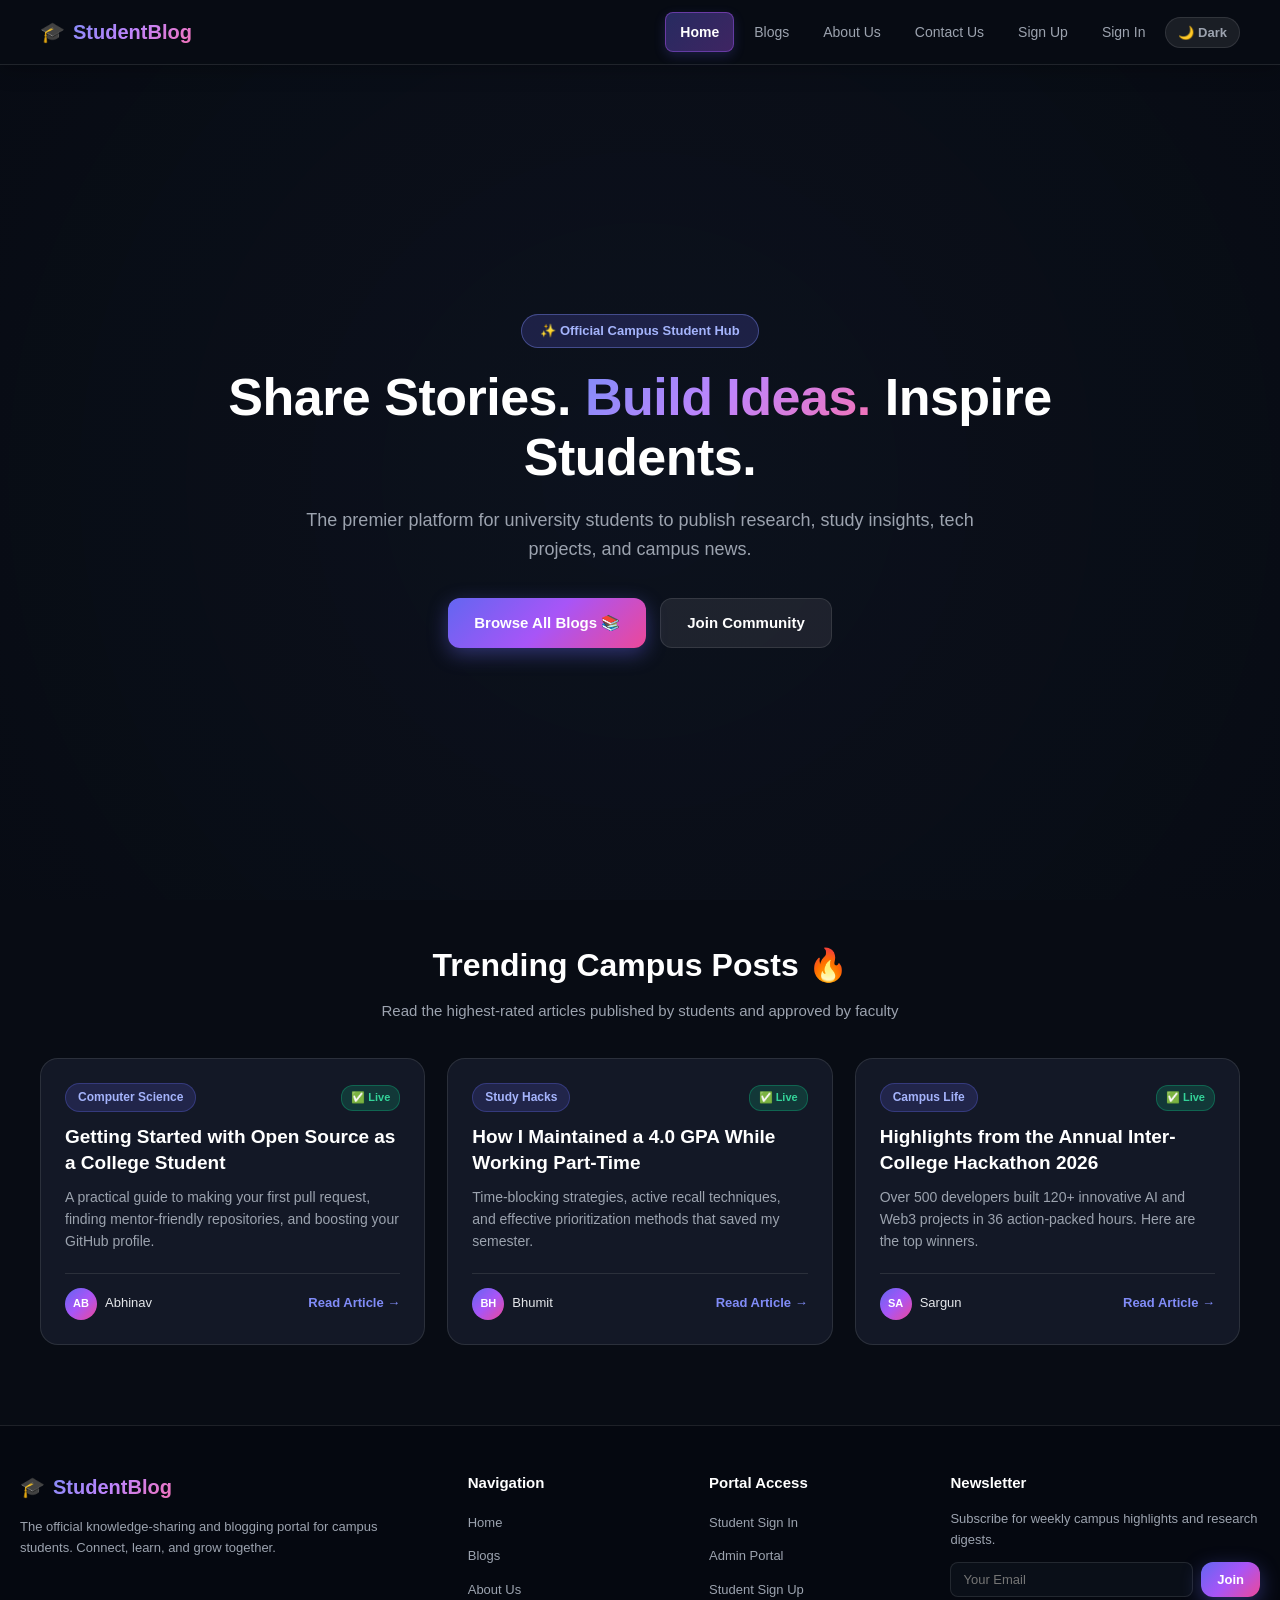
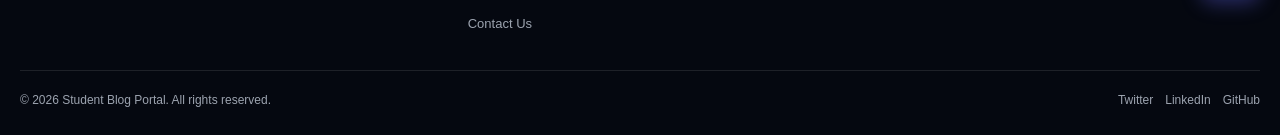
<file: index.html>
<!DOCTYPE html>
<html lang="en">
<head>
  <meta charset="UTF-8">
  <meta name="viewport" content="width=device-width, initial-scale=1.0">
  <title>Student Blog Portal | Campus Pulse</title>
  
  <!-- External Stylesheet -->
  <link rel="stylesheet" href="styles.css">
</head>
<body>

  <!-- Toast Notification Container -->
  <div id="toast-container"></div>

  <!-- ==========================================================================
       1. 3-SECOND AUTOMATIC LOADING SCREEN
       ========================================================================== -->
  <div id="loader">
    <div class="loader-box">
      <div class="loader-icon">🎓</div>
      <div class="loader-title">Student Blog Portal</div>
      <div class="loader-sub">Loading campus feed...</div>
      <div class="loader-bar">
        <div class="loader-fill"></div>
      </div>
    </div>
  </div>

  <!-- ==========================================================================
       2. NAVIGATION BAR (<nav>) WITH TOP-RIGHT '+' ONLY ADD BLOG BUTTON
       ========================================================================== -->
  <header>
    <nav class="nav">
      <div class="nav-brand" data-page="home">
        🎓 <span>StudentBlog</span>
      </div>

      <!-- Hamburger Button for Mobile -->
      <button type="button" class="mobile-menu-btn" id="mobile-menu-btn" title="Toggle Navigation Menu">
        <span></span>
        <span></span>
        <span></span>
      </button>

      <ul class="nav-menu" id="nav-menu">
        <li class="nav-item">
          <a href="#" class="nav-link active" data-page="home">Home</a>
        </li>
        <li class="nav-item">
          <a href="#" class="nav-link" data-page="blogs">Blogs</a>
        </li>
        <li class="nav-item">
          <a href="#" class="nav-link" data-page="about">About Us</a>
        </li>
        <li class="nav-item">
          <a href="#" class="nav-link" data-page="contact">Contact Us</a>
        </li>

        <!-- Guest Only Navigation Links -->
        <li class="nav-item guest-only">
          <a href="#" class="nav-link" data-page="signup">Sign Up</a>
        </li>
        <li class="nav-item guest-only">
          <a href="#" class="nav-link" data-page="login">Sign In</a>
        </li>

        <!-- Student Only Navigation Links -->
        <li class="nav-item student-only" style="display: none;">
          <a href="#" class="nav-link" data-page="student-dashboard">My Blogs</a>
        </li>

        <!-- Admin Only Navigation Links (NO option to add blog) -->
        <li class="nav-item admin-only" style="display: none;">
          <a href="#" class="nav-link" data-page="admin-dashboard">Admin Portal</a>
        </li>

        <!-- Authenticated User Profile Badge & Logout -->
        <li class="nav-item auth-only" id="user-profile-item" style="display: none;">
          <div class="user-profile-badge" id="user-badge">
            <div class="user-avatar-sm" id="nav-avatar">ST</div>
            <span id="nav-user-name">Student</span>
          </div>
        </li>
        <li class="nav-item auth-only" id="logout-item" style="display: none;">
          <a href="#" class="nav-link nav-logout-btn" id="logout-btn">🚪 Logout</a>
        </li>

        <!-- Theme Switcher -->
        <li class="nav-item">
          <button type="button" class="theme-toggle-btn" id="theme-toggle-btn" title="Toggle Theme">
            <span class="icon-sun">☀️ Light</span>
            <span class="icon-moon">🌙 Dark</span>
          </button>
        </li>
      </ul>

      <!-- TOP RIGHT '+' ONLY ICON BUTTON (Visible ONLY after Student signs in) -->
      <button type="button" class="nav-add-btn" id="nav-add-btn" title="Write New Blog Post">+</button>
    </nav>
  </header>

  <!-- ==========================================================================
       CREATE / ADD BLOG MODAL (FOR SIGNED-IN STUDENTS)
       ========================================================================== -->
  <div id="upload-blog-modal" class="modal-overlay">
    <div class="modal-box">
      <button type="button" class="modal-close modal-close-btn">&times;</button>
      <div class="auth-header">
        <h2>Write New Article ✍️</h2>
        <p>Share knowledge, study notes, or campus experience with peers</p>
      </div>

      <form id="upload-blog-form">
        <div class="form-group">
          <label for="blog-title">Article Title</label>
          <input type="text" id="blog-title" placeholder="e.g. Getting Started with Autonomous AI Agents" required>
        </div>

        <div class="form-row">
          <div class="form-group">
            <label for="blog-category">Category</label>
            <select id="blog-category" required>
              <option value="Computer Science" selected>Computer Science & Tech</option>
              <option value="Study Hacks">Study Hacks & Prep</option>
              <option value="Campus Life">Campus Life</option>
              <option value="Career & Internships">Career & Internships</option>
            </select>
          </div>

          <div class="form-group">
            <label for="blog-readtime">Estimated Read Time</label>
            <input type="text" id="blog-readtime" placeholder="e.g. 5 min read" value="5 min read">
          </div>
        </div>

        <div class="form-group">
          <label for="blog-excerpt">Short Summary / Excerpt</label>
          <input type="text" id="blog-excerpt" placeholder="Brief 1-2 sentence overview shown in the card feed..." required>
        </div>

        <div class="form-group">
          <label for="blog-content">Full Article Content</label>
          <textarea id="blog-content" rows="6" placeholder="Write the complete article content here. Use paragraphs or ### Section Headings for formatting..." required></textarea>
        </div>

        <div style="display: flex; gap: 12px; margin-top: 24px;">
          <button type="submit" class="btn btn-success" style="flex: 2;">Submit for Approval 🚀</button>
          <button type="button" class="btn btn-secondary modal-cancel-btn" style="flex: 1;">Cancel</button>
        </div>
      </form>
    </div>
  </div>

  <!-- ==========================================================================
       READ ARTICLE MODAL (FULL ARTICLE VIEWER & LIKE ACTION)
       ========================================================================== -->
  <div id="read-article-modal" class="modal-overlay">
    <div class="modal-box" style="max-width: 780px;">
      <button type="button" class="modal-close modal-close-btn">&times;</button>
      <div id="read-article-content">
        <!-- Rendered dynamically via JavaScript -->
      </div>
    </div>
  </div>

  <!-- ==========================================================================
       MAIN CONTENT ROUTER (PAGES)
       ========================================================================== -->
  <main>

    <!-- ========================================================================
         PAGE 1: HOME PAGE
         ======================================================================== -->
    <section id="home-page" class="page active-page">
      <div class="hero">
        <video class="video-bg" autoplay loop muted playsinline poster="background.mp4">
          <source src="background.mp4" type="video/mp4">
        </video>
        <div class="hero-overlay"></div>

        <div class="hero-content">
          <span class="hero-badge">✨ Official Campus Student Hub</span>
          <h1 class="hero-title">Share Stories. <span>Build Ideas.</span> Inspire Students.</h1>
          <p class="hero-sub">The premier platform for university students to publish research, study insights, tech projects, and campus news.</p>
          <div class="hero-btns">
            <a href="#" class="btn btn-primary" data-page="blogs">Browse All Blogs 📚</a>
            <a href="#" class="btn btn-outline guest-only" data-page="signup">Join Community</a>
            <button type="button" class="btn btn-success student-only" id="hero-upload-btn" style="display: none;">✏️ Write Article</button>
          </div>
        </div>
      </div>

      <div class="container">
        <div class="section-head">
          <h2>Trending Campus Posts 🔥</h2>
          <p>Read the highest-rated articles published by students and approved by faculty</p>
        </div>

        <div class="posts-grid" id="home-blogs-grid">
          <!-- Populated dynamically via app.js -->
        </div>
      </div>
    </section>

    <!-- ========================================================================
         PAGE 2: BLOGS EXPLORER PAGE
         ======================================================================== -->
    <section id="blogs-page" class="page">
      <div class="container">
        <div class="section-head">
          <h2>Campus Blogs & Articles 📖</h2>
          <p>Explore articles, project breakdowns, study hacks, and career tips</p>
        </div>

        <div class="blog-toolbar">
          <div class="search-box">
            <span class="search-icon">🔍</span>
            <input type="text" id="search-input" placeholder="Search by title, author, keyword, or topic...">
          </div>

          <div class="filter-pills" id="category-filters">
            <span class="pill-opt active" data-cat="all">All Articles</span>
            <span class="pill-opt" data-cat="Computer Science">Computer Science & Tech</span>
            <span class="pill-opt" data-cat="Study Hacks">Study Hacks</span>
            <span class="pill-opt" data-cat="Campus Life">Campus Life</span>
            <span class="pill-opt" data-cat="Career & Internships">Career & Internships</span>
          </div>
        </div>

        <div class="posts-grid" id="explore-blogs-grid">
          <!-- Populated dynamically via app.js -->
        </div>
      </div>
    </section>

    <!-- ========================================================================
         PAGE 3: SIGN UP / REGISTRATION PAGE
         ======================================================================== -->
    <section id="signup-page" class="page">
      <div class="signup-container">
        <div class="auth-card">
          <div class="auth-header">
            <h2>Student Registration 📝</h2>
            <p>Join the student writer community. Enter details below to create your account.</p>
          </div>

          <form id="signup-form">
            <div class="form-row">
              <div class="form-group">
                <label for="reg-name">Full Name</label>
                <input type="text" id="reg-name" placeholder="John Doe" required>
              </div>
              <div class="form-group">
                <label for="reg-id">Student ID</label>
                <input type="text" id="reg-id" placeholder="STU-2026-889" required>
              </div>
            </div>

            <div class="form-group">
              <label for="reg-email">Student Email Address</label>
              <input type="email" id="reg-email" placeholder="john.doe@university.edu" required>
            </div>

            <div class="form-row">
              <div class="form-group">
                <label for="reg-pass">Password</label>
                <input type="password" id="reg-pass" placeholder="••••••••" required>
              </div>
              <div class="form-group">
                <label for="reg-cpass">Confirm Password</label>
                <input type="password" id="reg-cpass" placeholder="••••••••" required>
              </div>
            </div>

            <div class="form-group">
              <label for="reg-course">Course / Department</label>
              <select id="reg-course">
                <option value="Computer Science & Engineering" selected>Computer Science & Engineering</option>
                <option value="Information Technology">Information Technology</option>
                <option value="Electronics & Communication">Electronics & Communication</option>
                <option value="Business Administration">Business Administration</option>
                <option value="Mechanical Engineering">Mechanical Engineering</option>
              </select>
            </div>

            <div class="form-actions">
              <button type="submit" class="btn btn-primary">Create Account & Sign In</button>
              <a href="#" class="btn btn-secondary" data-page="home">Back to Home</a>
            </div>
          </form>
        </div>
      </div>
    </section>

    <!-- ========================================================================
         PAGE 4: SIGN IN / LOGIN PAGE (STUDENT & ADMIN)
         ======================================================================== -->
    <section id="login-page" class="page">
      <div class="form-container">
        <div class="auth-card">
          
          <!-- Role Selector -->
          <div class="login-toggle">
            <div class="toggle-opt active" id="toggle-student">Student Login</div>
            <div class="toggle-opt" id="toggle-admin">Admin Login</div>
          </div>

          <!-- Student Login Form -->
          <div id="form-student-block">
            <div class="auth-header">
              <h2>Student Sign In 🎓</h2>
              <p>Sign in to publish articles, view your drafts, and manage blogs</p>
            </div>
            <form id="student-login-form">
              <div class="form-group">
                <label for="stu-identifier">Student Email or ID</label>
                <input type="text" id="stu-identifier" placeholder="e.g. abhinav@university.edu or STU-2026-101" required>
              </div>
              <div class="form-group">
                <label for="stu-pass">Password</label>
                <input type="password" id="stu-pass" placeholder="••••••••" required>
              </div>
              <div class="form-actions">
                <button type="submit" class="btn btn-primary">Student Sign In</button>
                <a href="#" class="btn btn-secondary" data-page="home">Back to Home</a>
              </div>
              <p style="text-align: center; font-size: 13px; color: var(--text-muted); margin-top: 16px;">
                Don't have an account yet? <a href="#" data-page="signup" style="color: #818cf8; font-weight: 600; text-decoration: underline;">Sign Up & create an account first</a>
              </p>
            </form>
          </div>

          <!-- Admin Login Form -->
          <div id="form-admin-block" style="display: none;">
            <div class="auth-header">
              <h2>Admin Portal <span class="admin-badge">ADMIN</span></h2>
              <p>Faculty & Moderation Portal (Credentials: <strong>admin</strong> / <strong>123</strong>)</p>
            </div>
            <form id="admin-login-form">
              <div class="form-group">
                <label for="adm-id">Admin ID / Email</label>
                <input type="text" id="adm-id" placeholder="admin" required>
              </div>
              <div class="form-group">
                <label for="adm-pass">Security Password</label>
                <input type="password" id="adm-pass" placeholder="123" required>
              </div>
              <div class="form-actions">
                <button type="submit" class="btn btn-primary" style="background: var(--gradient-admin);">Admin Sign In</button>
                <a href="#" class="btn btn-secondary" data-page="home">Back to Home</a>
              </div>
            </form>
          </div>

        </div>
      </div>
    </section>

    <!-- ========================================================================
         PAGE 5: STUDENT DASHBOARD ("MY BLOGS")
         ======================================================================== -->
    <section id="student-dashboard-page" class="page">
      <div class="container">
        <div class="dash-banner">
          <div>
            <h1 id="student-welcome">Welcome back, Student! 🎓</h1>
            <p>Manage your articles, review publishing approval status, and write new posts</p>
          </div>
          <button type="button" class="btn btn-success" id="dash-upload-btn">➕ Write New Article</button>
        </div>

        <div class="section-head" style="text-align: left; margin-bottom: 20px;">
          <h2>My Submitted Articles</h2>
          <p>Track your pending reviews and published articles</p>
        </div>

        <div class="posts-grid" id="student-blogs-grid">
          <!-- Populated dynamically via app.js -->
        </div>
      </div>
    </section>

    <!-- ========================================================================
         PAGE 6: ADMIN DASHBOARD (MODERATION PORTAL - APPROVE & DELETE ONLY)
         ======================================================================== -->
    <section id="admin-dashboard-page" class="page">
      <div class="container">
        <div class="dash-banner" style="background: linear-gradient(135deg, rgba(239, 68, 68, 0.15), rgba(168, 85, 247, 0.15));">
          <div>
            <h1>Faculty & Portal Administration 🛡️</h1>
            <p>Review student submissions, approve qualified articles, or remove inappropriate content</p>
          </div>
          <!-- NOTICE: NO option to add blog in Admin section -->
          <div style="font-size: 13px; color: #f87171; font-weight: 700; background: rgba(239,68,68,0.2); padding: 8px 16px; border-radius: 20px; border: 1px solid rgba(239,68,68,0.35);">
            👑 Moderation Mode Active
          </div>
        </div>

        <!-- Portal Statistics -->
        <div class="stats-grid">
          <div class="stat-card">
            <div class="stat-icon">📚</div>
            <div class="stat-info">
              <h3 id="stat-total-blogs">0</h3>
              <p>Total Articles</p>
            </div>
          </div>
          <div class="stat-card">
            <div class="stat-icon" style="background: rgba(245, 158, 11, 0.18); color: #fbbf24;">⏳</div>
            <div class="stat-info">
              <h3 id="stat-pending-blogs">0</h3>
              <p>Pending Approvals</p>
            </div>
          </div>
          <div class="stat-card">
            <div class="stat-icon" style="background: rgba(16, 185, 129, 0.18); color: #34d399;">✅</div>
            <div class="stat-info">
              <h3 id="stat-approved-blogs">0</h3>
              <p>Published Articles</p>
            </div>
          </div>
          <div class="stat-card">
            <div class="stat-icon" style="background: rgba(168, 85, 247, 0.18); color: #c084fc;">👥</div>
            <div class="stat-info">
              <h3 id="stat-total-students">0</h3>
              <p>Registered Students</p>
            </div>
          </div>
        </div>

        <!-- Pending Moderation Queue Table -->
        <div class="table-card">
          <h3>⏳ Pending Submissions Requiring Approval</h3>
          <table class="admin-table">
            <thead>
              <tr>
                <th>Article Title & Category</th>
                <th>Author</th>
                <th>Date</th>
                <th>Status</th>
                <th>Moderation Actions</th>
              </tr>
            </thead>
            <tbody id="admin-pending-tbody">
              <!-- Populated dynamically via app.js -->
            </tbody>
          </table>
        </div>

        <!-- Published Articles Table -->
        <div class="table-card">
          <h3>✅ All Published Articles</h3>
          <table class="admin-table">
            <thead>
              <tr>
                <th>Article Title & Category</th>
                <th>Author</th>
                <th>Date</th>
                <th>Status</th>
                <th>Moderation Actions</th>
              </tr>
            </thead>
            <tbody id="admin-published-tbody">
              <!-- Populated dynamically via app.js -->
            </tbody>
          </table>
        </div>
      </div>
    </section>

    <!-- ========================================================================
         PAGE 7: ABOUT US PAGE
         ======================================================================== -->
    <section id="about-page" class="page">
      <div class="about-section">
        <div class="about-hero">
          <h1>Empowering Student Voices 🚀</h1>
          <p>Student Blog Portal is an open, university-wide platform connecting inquisitive minds, sharing cutting-edge research, and fostering peer collaboration across departments.</p>
        </div>

        <div class="section-head">
          <h2>Why Choose Student Blog?</h2>
          <p>Designed specifically to elevate your academic and technical journey</p>
        </div>

        <div class="about-grid">
          <div class="feature-card">
            <div class="feature-icon">✍️</div>
            <h3>Publish & Share</h3>
            <p>Write research papers, tutorial guides, or campus stories and share them with thousands of peers.</p>
          </div>
          <div class="feature-card">
            <div class="feature-icon">🤝</div>
            <h3>Peer Collaboration</h3>
            <p>Connect with students from other branches for hackathons, study groups, and open source projects.</p>
          </div>
          <div class="feature-card">
            <div class="feature-icon">💡</div>
            <h3>Career Insights</h3>
            <p>Gain insights from alumni interviews, technical interview roadmaps, and internship preparation guides.</p>
          </div>
          <div class="feature-card">
            <div class="feature-icon">🏆</div>
            <h3>Gain Recognition</h3>
            <p>Earn author badges, showcase featured articles, and build an impressive portfolio for future employers.</p>
          </div>
        </div>

        <div class="section-head">
          <h2>Meet Our Editorial Board</h2>
          <p>The student council maintaining content quality and campus engagement</p>
        </div>

        <div class="team-grid">
          <div class="team-card">
            <div class="team-avatar">AB</div>
            <h4>Abhinav</h4>
            <span>Chief Editor & Tech Lead</span>
            <p>Final Year CS major passionate about autonomous AI systems and technical writing.</p>
          </div>
          <div class="team-card">
            <div class="team-avatar">BH</div>
            <h4>Bhumit</h4>
            <span>Lead UI/UX Designer</span>
            <p>Design enthusiast crafting intuitive user experiences and visual design systems.</p>
          </div>
          <div class="team-card">
            <div class="team-avatar">SG</div>
            <h4>Sargun</h4>
            <span>Community Operations</span>
            <p>Connecting campus communities, managing peer reviews, and hosting student hackathons.</p>
          </div>
        </div>
      </div>
    </section>

    <!-- ========================================================================
         PAGE 8: CONTACT US PAGE
         ======================================================================== -->
    <section id="contact-page" class="page">
      <div class="contact-section">
        <div class="section-head">
          <h2>Get in Touch 📬</h2>
          <p>Have questions, ideas for collaboration, or need editorial support? We'd love to hear from you!</p>
        </div>

        <div class="contact-layout">
          <div class="contact-info">
            <div class="info-card">
              <div class="info-icon">📍</div>
              <div class="info-details">
                <h4>Campus Office</h4>
                <p>Student Activity Center, Room 402, North Campus</p>
              </div>
            </div>
            <div class="info-card">
              <div class="info-icon">📧</div>
              <div class="info-details">
                <h4>Email Support</h4>
                <p>contact@studentblog.edu</p>
              </div>
            </div>
            <div class="info-card">
              <div class="info-icon">📞</div>
              <div class="info-details">
                <h4>Helpline</h4>
                <p>+1 (555) 019-2834 (Mon-Fri, 9am - 5pm)</p>
              </div>
            </div>

            <div>
              <h4 style="font-size: 14px; color: var(--text-primary); margin-bottom: 10px;">Connect With Us</h4>
              <div class="social-cards">
                <a href="#" class="social-btn">🌐 Portal</a>
                <a href="#" class="social-btn">💻 GitHub</a>
                <a href="#" class="social-btn">📱 Discord</a>
              </div>
            </div>
          </div>

          <div class="auth-card">
            <form id="contact-form">
              <div class="form-group">
                <label for="cnt-name">Your Full Name</label>
                <input type="text" id="cnt-name" placeholder="John Doe" required>
              </div>
              <div class="form-group">
                <label for="cnt-email">Email Address</label>
                <input type="email" id="cnt-email" placeholder="name@university.edu" required>
              </div>
              <div class="form-group">
                <label for="cnt-msg">Message</label>
                <textarea id="cnt-msg" rows="4" placeholder="How can our editorial board assist you today?" required></textarea>
              </div>
              <button type="submit" class="btn btn-primary" style="width: 100%;">Send Message</button>
            </form>
          </div>
        </div>
      </div>
    </section>

  </main>

  <!-- ==========================================================================
       FOOTER
       ========================================================================== -->
  <footer>
    <div class="footer-content">
      <div class="footer-col">
        <div class="nav-brand" style="margin-bottom: 14px;">
          🎓 <span>StudentBlog</span>
        </div>
        <p>The official knowledge-sharing and blogging portal for campus students. Connect, learn, and grow together.</p>
      </div>

      <div class="footer-col">
        <h4>Navigation</h4>
        <ul class="footer-links">
          <li><a href="#" data-page="home">Home</a></li>
          <li><a href="#" data-page="blogs">Blogs</a></li>
          <li><a href="#" data-page="about">About Us</a></li>
          <li><a href="#" data-page="contact">Contact Us</a></li>
        </ul>
      </div>

      <div class="footer-col">
        <h4>Portal Access</h4>
        <ul class="footer-links">
          <li><a href="#" data-page="login">Student Sign In</a></li>
          <li><a href="#" data-page="login">Admin Portal</a></li>
          <li><a href="#" data-page="signup">Student Sign Up</a></li>
        </ul>
      </div>

      <div class="footer-col">
        <h4>Newsletter</h4>
        <p style="margin-bottom: 12px; font-size: 13px;">Subscribe for weekly campus highlights and research digests.</p>
        <form id="newsletter-form" style="display: flex; gap: 8px;">
          <input type="email" placeholder="Your Email" required style="padding: 9px 12px; background: var(--bg-input); border: 1px solid var(--border-color); border-radius: 8px; color: var(--text-primary); font-size: 13px; width: 100%;">
          <button type="submit" class="btn btn-primary" style="padding: 9px 16px; font-size: 13px; white-space: nowrap;">Join</button>
        </form>
      </div>
    </div>

    <div class="footer-bottom">
      <p>&copy; 2026 Student Blog Portal. All rights reserved.</p>
      <div class="social-icons-text">
        <span>Twitter</span>
        <span>LinkedIn</span>
        <span>GitHub</span>
      </div>
    </div>
  </footer>

  <!-- External JavaScript Application Logic -->
  <script src="app.js"></script>
</body>
</html>
</file>
<file: styles.css>
/* ==========================================================================
   1. DESIGN SYSTEM & CSS VARIABLES
   ========================================================================== */
:root {
  --bg-primary: #080c14;
  --bg-secondary: rgba(22, 28, 42, 0.75);
  --bg-card: rgba(22, 28, 42, 0.85);
  --bg-card-hover: rgba(28, 36, 54, 0.95);
  --bg-input: rgba(12, 17, 26, 0.85);
  --bg-nav: rgba(8, 12, 20, 0.92);
  --bg-modal: rgba(15, 21, 33, 0.96);
  
  --text-primary: #ffffff;
  --text-secondary: #e5e7eb;
  --text-muted: #9ca3af;
  --text-subtle: #6b7280;

  --accent-purple: #a855f7;
  --accent-indigo: #6366f1;
  --accent-pink: #ec4899;
  --accent-blue: #3b82f6;
  --accent-green: #10b981;
  --accent-red: #ef4444;
  --accent-amber: #f59e0b;

  --border-color: rgba(255, 255, 255, 0.1);
  --border-hover: rgba(129, 140, 248, 0.5);
  --glass-shadow: 0 15px 35px rgba(0, 0, 0, 0.5);

  --gradient-primary: linear-gradient(135deg, #6366f1, #a855f7, #ec4899);
  --gradient-hover: linear-gradient(135deg, #4f46e5, #9333ea, #db2777);
  --gradient-accent: linear-gradient(135deg, #818cf8, #c084fc, #f472b6);
  --gradient-admin: linear-gradient(135deg, #8b5cf6, #ec4899);
}

body.light-theme {
  --bg-primary: #f8fafc;
  --bg-secondary: #ffffff;
  --bg-card: #ffffff;
  --bg-card-hover: #f1f5f9;
  --bg-input: #ffffff;
  --bg-nav: rgba(255, 255, 255, 0.95);
  --bg-modal: #ffffff;

  --text-primary: #0f172a;
  --text-secondary: #1e293b;
  --text-muted: #475569;
  --text-subtle: #64748b;

  --border-color: rgba(0, 0, 0, 0.1);
  --border-hover: #818cf8;
  --glass-shadow: 0 10px 30px rgba(0, 0, 0, 0.08);
}

/* Reset & Base */
* {
  margin: 0;
  padding: 0;
  box-sizing: border-box;
  -webkit-tap-highlight-color: transparent;
}

body {
  font-family: -apple-system, BlinkMacSystemFont, "Segoe UI", Roboto, Helvetica, Arial, sans-serif;
  background-color: var(--bg-primary);
  color: var(--text-secondary);
  line-height: 1.6;
  min-height: 100vh;
  display: flex;
  flex-direction: column;
  overflow-x: hidden;
  transition: background-color 0.4s ease, color 0.4s ease;
}

a {
  color: inherit;
  text-decoration: none;
}

button {
  font-family: inherit;
}

/* ==========================================================================
   2. 3-SECOND AUTOMATIC LOADING SCREEN
   ========================================================================= */
#loader {
  position: fixed;
  top: 0;
  left: 0;
  width: 100vw;
  height: 100vh;
  background: radial-gradient(circle at center, #1e1b4b 0%, #080c14 100%);
  display: flex;
  flex-direction: column;
  justify-content: center;
  align-items: center;
  z-index: 99999;
  animation: hideLoader 0.4s ease 3s forwards;
  pointer-events: none;
}

@keyframes hideLoader {
  0% { opacity: 1; visibility: visible; }
  99% { opacity: 0; visibility: visible; }
  100% { opacity: 0; visibility: hidden; display: none; }
}

.loader-box {
  text-align: center;
  padding: 20px;
}

.loader-icon {
  font-size: 58px;
  margin-bottom: 12px;
  animation: pulseGlow 1.2s infinite alternate ease-in-out;
  display: inline-block;
}

@keyframes pulseGlow {
  0% { transform: scale(0.92); opacity: 0.85; filter: drop-shadow(0 0 6px #6366f1); }
  100% { transform: scale(1.15); opacity: 1; filter: drop-shadow(0 0 24px #a855f7); }
}

.loader-title {
  font-size: 28px;
  font-weight: 800;
  color: #ffffff;
  letter-spacing: 0.5px;
  margin-bottom: 6px;
  background: linear-gradient(135deg, #ffffff, #a5b4fc);
  -webkit-background-clip: text;
  -webkit-text-fill-color: transparent;
}

.loader-sub {
  font-size: 13px;
  color: #a5b4fc;
  margin-bottom: 22px;
}

.loader-bar {
  width: 240px;
  height: 5px;
  background: rgba(255, 255, 255, 0.12);
  border-radius: 10px;
  overflow: hidden;
  margin: 0 auto;
}

.loader-fill {
  width: 0%;
  height: 100%;
  background: linear-gradient(90deg, #6366f1, #a855f7, #ec4899);
  border-radius: 10px;
  animation: fillProgress 3s linear forwards;
  box-shadow: 0 0 10px #a855f7;
}

@keyframes fillProgress {
  0% { width: 0%; }
  50% { width: 65%; }
  100% { width: 100%; }
}

/* ==========================================================================
   3. NAVIGATION BAR & TOP-RIGHT '+' ONLY ADD BLOG BUTTON
   ========================================================================== */
header {
  position: fixed;
  top: 0;
  left: 0;
  width: 100%;
  z-index: 1000;
  background: var(--bg-nav);
  backdrop-filter: blur(16px);
  -webkit-backdrop-filter: blur(16px);
  border-bottom: 1px solid var(--border-color);
  box-shadow: 0 4px 20px rgba(0, 0, 0, 0.25);
  transition: background 0.4s ease, border-color 0.4s ease;
}

.nav {
  max-width: 1240px;
  margin: 0 auto;
  display: flex;
  justify-content: space-between;
  align-items: center;
  padding: 12px 20px;
}

.nav-brand {
  display: flex;
  align-items: center;
  gap: 8px;
  font-size: 20px;
  font-weight: 800;
  color: var(--text-primary);
  cursor: pointer;
  user-select: none;
  transition: transform 0.2s ease;
}

.nav-brand:hover {
  transform: scale(1.03);
}

.nav-brand span {
  background: var(--gradient-accent);
  -webkit-background-clip: text;
  -webkit-text-fill-color: transparent;
}

/* Right Navigation Group */
.nav-right-group {
  display: flex;
  align-items: center;
  gap: 8px;
}

/* Mobile Menu Button */
.mobile-menu-btn {
  display: none;
  flex-direction: column;
  justify-content: space-between;
  width: 38px;
  height: 38px;
  padding: 9px;
  background: rgba(255, 255, 255, 0.08);
  border: 1px solid var(--border-color);
  border-radius: 10px;
  cursor: pointer;
  z-index: 1001;
}

.mobile-menu-btn span {
  width: 100%;
  height: 2px;
  background-color: var(--text-primary);
  border-radius: 2px;
  transition: all 0.3s ease;
}

.mobile-menu-btn.open span:nth-child(1) {
  transform: translateY(7px) rotate(45deg);
}
.mobile-menu-btn.open span:nth-child(2) {
  opacity: 0;
}
.mobile-menu-btn.open span:nth-child(3) {
  transform: translateY(-7px) rotate(-45deg);
}

.nav-menu {
  display: flex;
  list-style: none;
  gap: 6px;
  align-items: center;
}

.nav-item {
  display: inline-block;
}

.nav-link {
  display: flex;
  align-items: center;
  gap: 6px;
  padding: 8px 14px;
  font-size: 14px;
  font-weight: 500;
  color: var(--text-muted);
  border-radius: 8px;
  cursor: pointer;
  position: relative;
  transition: all 0.3s ease;
  user-select: none;
  white-space: nowrap;
}

.nav-link:hover {
  color: var(--text-primary);
  background: rgba(255, 255, 255, 0.08);
}

body.light-theme .nav-link:hover {
  background: rgba(0, 0, 0, 0.06);
}

.nav-link.active {
  color: var(--text-primary);
  background: linear-gradient(135deg, rgba(99, 102, 241, 0.35), rgba(168, 85, 247, 0.35));
  border: 1px solid rgba(168, 85, 247, 0.45);
  font-weight: 600;
  box-shadow: 0 4px 12px rgba(99, 102, 241, 0.2);
}

/* User Profile Badge */
.user-profile-badge {
  display: inline-flex;
  align-items: center;
  gap: 7px;
  padding: 5px 12px;
  background: rgba(16, 185, 129, 0.15);
  border: 1px solid rgba(16, 185, 129, 0.35);
  border-radius: 20px;
  font-size: 13px;
  font-weight: 600;
  color: #34d399;
}

.user-profile-badge.admin-badge-active {
  background: rgba(239, 68, 68, 0.15);
  border-color: rgba(239, 68, 68, 0.35);
  color: #f87171;
}

.user-avatar-sm {
  width: 24px;
  height: 24px;
  border-radius: 50%;
  background: var(--gradient-primary);
  display: flex;
  align-items: center;
  justify-content: center;
  font-size: 11px;
  color: #ffffff;
  font-weight: 700;
}

/* ==========================================================================
   TOP RIGHT '+' ONLY ICON BUTTON (Visible ONLY after Student Signs In)
   ========================================================================== */
.nav-add-btn {
  display: none;
  align-items: center;
  justify-content: center;
  width: 38px;
  height: 38px;
  border-radius: 50%;
  background: var(--gradient-primary);
  color: #ffffff;
  font-size: 24px;
  font-weight: 400;
  cursor: pointer;
  border: none;
  outline: none;
  box-shadow: 0 4px 15px rgba(99, 102, 241, 0.4);
  transition: all 0.3s cubic-bezier(0.34, 1.56, 0.64, 1);
  user-select: none;
  line-height: 1;
  margin-left: 6px;
}

.nav-add-btn:hover {
  transform: scale(1.12) rotate(90deg);
  box-shadow: 0 6px 20px rgba(168, 85, 247, 0.6);
}

.nav-logout-btn {
  display: inline-flex !important;
  align-items: center;
  gap: 6px;
  color: #f87171 !important;
  font-weight: 600;
  border: 1px solid rgba(239, 68, 68, 0.35);
  background: rgba(239, 68, 68, 0.12);
  border-radius: 8px;
  padding: 7px 14px;
  cursor: pointer;
  transition: all 0.25s ease;
}

.nav-logout-btn:hover {
  background: rgba(239, 68, 68, 0.28) !important;
  color: #ffffff !important;
  border-color: rgba(239, 68, 68, 0.6);
  transform: translateY(-2px);
}

.theme-toggle-btn {
  display: flex;
  align-items: center;
  gap: 6px;
  padding: 7px 12px;
  font-size: 13px;
  font-weight: 600;
  color: var(--text-muted);
  background: rgba(255, 255, 255, 0.08);
  border: 1px solid var(--border-color);
  border-radius: 20px;
  cursor: pointer;
  transition: all 0.3s ease;
  user-select: none;
}

.theme-toggle-btn:hover {
  background: rgba(255, 255, 255, 0.18);
  color: var(--text-primary);
}

.theme-toggle-btn .icon-sun { display: none; }
.theme-toggle-btn .icon-moon { display: inline-block; }

body.light-theme .theme-toggle-btn .icon-sun { display: inline-block; }
body.light-theme .theme-toggle-btn .icon-moon { display: none; }

/* Responsive Mobile Navigation */
@media (max-width: 768px) {
  .mobile-menu-btn {
    display: flex;
  }

  .nav-menu {
    position: fixed;
    top: 62px;
    left: 0;
    width: 100%;
    background: var(--bg-nav);
    backdrop-filter: blur(20px);
    -webkit-backdrop-filter: blur(20px);
    border-bottom: 1px solid var(--border-color);
    flex-direction: column;
    align-items: stretch;
    padding: 20px;
    gap: 10px;
    box-shadow: 0 15px 35px rgba(0, 0, 0, 0.5);
    transform: translateY(-160%);
    opacity: 0;
    visibility: hidden;
    transition: all 0.35s cubic-bezier(0.16, 1, 0.3, 1);
  }

  .nav-menu.open {
    transform: translateY(0);
    opacity: 1;
    visibility: visible;
  }

  .nav-link {
    padding: 12px 16px;
    font-size: 15px;
    text-align: center;
    justify-content: center;
  }

  .theme-toggle-btn {
    justify-content: center;
    padding: 10px 16px;
    font-size: 14px;
  }

  .user-profile-badge {
    justify-content: center;
    padding: 10px 16px;
  }

  .nav-logout-btn {
    justify-content: center;
    padding: 10px 16px;
    font-size: 14px;
    width: 100%;
  }
}

/* ==========================================================================
   4. PAGES & CLIENT-SIDE ROUTING
   ========================================================================== */
main {
  flex: 1;
  margin-top: 62px;
  transition: background-color 0.4s ease, color 0.4s ease;
}

.page {
  display: none;
  animation: fadeInPage 0.35s ease forwards;
}

.page.active-page {
  display: block;
}

@keyframes fadeInPage {
  from { opacity: 0; transform: translateY(8px); }
  to { opacity: 1; transform: translateY(0); }
}

/* ==========================================================================
   5. HERO SECTION & BUTTONS
   ========================================================================== */
.hero {
  position: relative;
  min-height: calc(100vh - 62px);
  display: flex;
  align-items: center;
  justify-content: center;
  text-align: center;
  padding: 60px 20px;
  overflow: hidden;
}

.video-bg {
  position: absolute;
  top: 50%;
  left: 50%;
  min-width: 100%;
  min-height: 100%;
  width: auto;
  height: auto;
  z-index: 1;
  transform: translate(-50%, -50%);
  object-fit: cover;
}

.hero-overlay {
  position: absolute;
  top: 0;
  left: 0;
  width: 100%;
  height: 100%;
  background: radial-gradient(circle at center, rgba(14, 20, 33, 0.78) 0%, rgba(8, 12, 20, 0.95) 100%);
  z-index: 2;
}

body.light-theme .hero-overlay {
  background: radial-gradient(circle at center, rgba(255, 255, 255, 0.85) 0%, rgba(241, 245, 249, 0.97) 100%);
}

.hero-content {
  position: relative;
  z-index: 3;
  max-width: 860px;
  margin: 0 auto;
}

.hero-badge {
  display: inline-block;
  padding: 6px 18px;
  background: rgba(99, 102, 241, 0.2);
  border: 1px solid rgba(129, 140, 248, 0.4);
  border-radius: 30px;
  font-size: 13px;
  font-weight: 600;
  color: #a5b4fc;
  margin-bottom: 20px;
  animation: floatBadge 3s ease-in-out infinite;
}

@keyframes floatBadge {
  0%, 100% { transform: translateY(0px); }
  50% { transform: translateY(-5px); }
}

.hero-title {
  font-size: 52px;
  font-weight: 800;
  line-height: 1.15;
  color: var(--text-primary);
  margin-bottom: 18px;
  letter-spacing: -0.5px;
}

.hero-title span {
  background: var(--gradient-accent);
  -webkit-background-clip: text;
  -webkit-text-fill-color: transparent;
}

.hero-sub {
  font-size: 18px;
  color: var(--text-muted);
  margin-bottom: 35px;
  max-width: 680px;
  margin-left: auto;
  margin-right: auto;
}

.hero-btns {
  display: flex;
  justify-content: center;
  gap: 14px;
  flex-wrap: wrap;
}

/* Touch-Friendly Interactive Buttons */
.btn {
  display: inline-flex;
  align-items: center;
  justify-content: center;
  gap: 8px;
  padding: 12px 26px;
  font-size: 15px;
  font-weight: 600;
  border-radius: 12px;
  cursor: pointer;
  border: none;
  outline: none;
  text-align: center;
  transition: all 0.3s cubic-bezier(0.4, 0, 0.2, 1);
  user-select: none;
}

.btn-sm {
  padding: 6px 14px;
  font-size: 12px;
  border-radius: 8px;
}

.btn-primary {
  background: var(--gradient-primary);
  color: #ffffff;
  box-shadow: 0 6px 20px rgba(99, 102, 241, 0.4);
}

.btn-primary:hover {
  transform: translateY(-2px);
  box-shadow: 0 8px 25px rgba(99, 102, 241, 0.6);
}

.btn-success {
  background: linear-gradient(135deg, #10b981, #059669);
  color: #ffffff;
  box-shadow: 0 4px 14px rgba(16, 185, 129, 0.4);
}

.btn-success:hover {
  transform: translateY(-2px);
  box-shadow: 0 6px 20px rgba(16, 185, 129, 0.6);
}

.btn-outline {
  background: rgba(255, 255, 255, 0.08);
  color: var(--text-primary);
  border: 1px solid var(--border-color);
}

.btn-outline:hover {
  background: rgba(255, 255, 255, 0.16);
  border-color: #818cf8;
  transform: translateY(-2px);
}

.btn-secondary {
  background: rgba(255, 255, 255, 0.1);
  color: var(--text-secondary);
}

.btn-danger {
  background: rgba(239, 68, 68, 0.25);
  color: #f87171;
  border: 1px solid rgba(239, 68, 68, 0.4);
}

.btn-danger:hover {
  background: rgba(239, 68, 68, 0.45);
  color: #ffffff;
}

@media (max-width: 768px) {
  .hero {
    min-height: 80vh;
    padding: 45px 16px;
  }
  .hero-title {
    font-size: 34px;
    line-height: 1.2;
  }
  .hero-sub {
    font-size: 15px;
    margin-bottom: 25px;
  }
  .hero-btns {
    flex-direction: column;
    width: 100%;
  }
  .hero-btns .btn {
    width: 100%;
  }
}

/* ==========================================================================
   6. CARDS & GRID SYSTEM
   ========================================================================== */
.container {
  max-width: 1240px;
  margin: 40px auto 80px;
  padding: 0 20px;
}

.section-head {
  text-align: center;
  margin-bottom: 35px;
}

.section-head h2 {
  font-size: 32px;
  font-weight: 800;
  color: var(--text-primary);
  margin-bottom: 8px;
}

.section-head p {
  color: var(--text-muted);
  font-size: 15px;
}

.posts-grid {
  display: grid;
  grid-template-columns: repeat(auto-fill, minmax(300px, 1fr));
  gap: 22px;
}

@media (max-width: 640px) {
  .posts-grid {
    grid-template-columns: 1fr;
  }
  .section-head h2 {
    font-size: 26px;
  }
}

.card {
  background: var(--bg-card);
  border: 1px solid var(--border-color);
  border-radius: 18px;
  padding: 24px;
  backdrop-filter: blur(12px);
  transition: all 0.3s ease;
  display: flex;
  flex-direction: column;
  position: relative;
}

.card:hover {
  transform: translateY(-5px);
  border-color: #818cf8;
  background: var(--bg-card-hover);
  box-shadow: 0 12px 30px rgba(0, 0, 0, 0.4);
}

.card-top {
  display: flex;
  justify-content: space-between;
  align-items: center;
  margin-bottom: 12px;
}

.card-tag {
  padding: 4px 12px;
  background: rgba(99, 102, 241, 0.18);
  color: #a5b4fc;
  border: 1px solid rgba(99, 102, 241, 0.3);
  border-radius: 20px;
  font-size: 12px;
  font-weight: 600;
}

.status-badge {
  font-size: 11px;
  font-weight: 700;
  padding: 3px 9px;
  border-radius: 12px;
  display: inline-flex;
  align-items: center;
  gap: 4px;
}

.status-pending {
  background: rgba(245, 158, 11, 0.2);
  color: #fbbf24;
  border: 1px solid rgba(245, 158, 11, 0.35);
}

.status-approved {
  background: rgba(16, 185, 129, 0.2);
  color: #34d399;
  border: 1px solid rgba(16, 185, 129, 0.35);
}

.card-title {
  font-size: 19px;
  font-weight: 700;
  color: var(--text-primary);
  margin-bottom: 10px;
  line-height: 1.35;
}

.card-excerpt {
  font-size: 14px;
  color: var(--text-muted);
  margin-bottom: 20px;
  flex: 1;
}

.blog-card-action {
  display: flex;
  justify-content: space-between;
  align-items: center;
  padding-top: 14px;
  border-top: 1px solid var(--border-color);
}

.author {
  display: flex;
  align-items: center;
  gap: 8px;
  font-size: 13px;
  color: var(--text-secondary);
}

.avatar {
  width: 32px;
  height: 32px;
  border-radius: 50%;
  background: var(--gradient-primary);
  display: flex;
  align-items: center;
  justify-content: center;
  font-weight: 700;
  font-size: 11px;
  color: #ffffff;
}

.read-btn {
  font-size: 13px;
  font-weight: 700;
  color: #818cf8;
  cursor: pointer;
  display: flex;
  align-items: center;
  gap: 4px;
  transition: transform 0.2s ease;
}

.read-btn:hover {
  transform: translateX(4px);
}

/* ==========================================================================
   7. BLOG EXPLORER TOOLBAR & FILTERS
   ========================================================================== */
.blog-toolbar {
  display: flex;
  flex-direction: column;
  gap: 18px;
  align-items: center;
  margin-bottom: 35px;
}

.search-box {
  width: 100%;
  max-width: 520px;
  position: relative;
}

.search-box input {
  width: 100%;
  padding: 13px 20px 13px 44px;
  background: var(--bg-input);
  border: 1px solid var(--border-color);
  border-radius: 25px;
  color: var(--text-primary);
  font-size: 16px;
  outline: none;
  transition: all 0.3s ease;
}

.search-box input:focus {
  border-color: #818cf8;
  box-shadow: 0 0 20px rgba(99, 102, 241, 0.3);
}

.search-icon {
  position: absolute;
  left: 16px;
  top: 50%;
  transform: translateY(-50%);
  font-size: 16px;
  color: var(--text-muted);
}

.filter-pills {
  display: flex;
  gap: 8px;
  flex-wrap: wrap;
  justify-content: center;
  max-width: 100%;
}

@media (max-width: 640px) {
  .filter-pills {
    justify-content: flex-start;
    overflow-x: auto;
    white-space: nowrap;
    padding-bottom: 8px;
    width: 100%;
    -webkit-overflow-scrolling: touch;
  }
}

.pill-opt {
  padding: 8px 16px;
  background: rgba(255, 255, 255, 0.05);
  border: 1px solid var(--border-color);
  border-radius: 20px;
  font-size: 13px;
  font-weight: 600;
  color: var(--text-muted);
  cursor: pointer;
  transition: all 0.2s ease;
  user-select: none;
  flex-shrink: 0;
}

.pill-opt:hover {
  background: rgba(99, 102, 241, 0.18);
  color: var(--text-primary);
  border-color: #818cf8;
}

.pill-opt.active {
  background: var(--gradient-primary);
  color: #ffffff;
  border-color: transparent;
  box-shadow: 0 4px 15px rgba(99, 102, 241, 0.4);
}

/* ==========================================================================
   8. AUTHENTICATION CARDS (SIGN IN & SIGN UP)
   ========================================================================== */
.form-container {
  max-width: 480px;
  margin: 40px auto 80px;
  padding: 0 16px;
}

.signup-container {
  max-width: 620px;
  margin: 40px auto 80px;
  padding: 0 16px;
}

.auth-card {
  background: var(--bg-card);
  border: 1px solid var(--border-color);
  border-radius: 22px;
  padding: 32px 26px;
  backdrop-filter: blur(20px);
  box-shadow: 0 15px 35px rgba(0, 0, 0, 0.4);
}

@media (max-width: 480px) {
  .auth-card {
    padding: 24px 18px;
    border-radius: 16px;
  }
}

.auth-header {
  text-align: center;
  margin-bottom: 22px;
}

.auth-header h2 {
  font-size: 26px;
  font-weight: 700;
  color: var(--text-primary);
  margin-bottom: 6px;
}

.auth-header p {
  font-size: 14px;
  color: var(--text-muted);
}

.login-toggle {
  display: flex;
  background: rgba(0, 0, 0, 0.35);
  padding: 4px;
  border-radius: 12px;
  margin-bottom: 22px;
  border: 1px solid var(--border-color);
}

.toggle-opt {
  flex: 1;
  text-align: center;
  padding: 9px;
  font-size: 13px;
  font-weight: 600;
  color: var(--text-muted);
  border-radius: 8px;
  cursor: pointer;
  transition: all 0.25s ease;
  user-select: none;
}

.toggle-opt.active {
  background: var(--gradient-primary);
  color: #ffffff;
  box-shadow: 0 2px 10px rgba(99, 102, 241, 0.4);
}

.form-row {
  display: grid;
  grid-template-columns: 1fr 1fr;
  gap: 14px;
}

@media (max-width: 580px) {
  .form-row {
    grid-template-columns: 1fr;
  }
}

.form-group {
  margin-bottom: 18px;
  text-align: left;
}

.form-group label {
  display: block;
  font-size: 13px;
  font-weight: 600;
  color: var(--text-secondary);
  margin-bottom: 6px;
}

.form-group input,
.form-group select,
.form-group textarea {
  width: 100%;
  padding: 12px 14px;
  background: var(--bg-input);
  border: 1px solid var(--border-color);
  border-radius: 10px;
  color: var(--text-primary);
  font-size: 16px;
  outline: none;
  transition: all 0.3s ease;
}

.form-group input:focus,
.form-group select:focus,
.form-group textarea:focus {
  border-color: #6366f1;
  box-shadow: 0 0 0 3px rgba(99, 102, 241, 0.2);
}

.form-actions {
  display: flex;
  flex-direction: column;
  gap: 10px;
  margin-top: 22px;
}

.form-actions .btn {
  width: 100%;
}

.admin-badge {
  display: inline-block;
  background: rgba(239, 68, 68, 0.2);
  color: #f87171;
  border: 1px solid rgba(239, 68, 68, 0.3);
  padding: 2px 8px;
  border-radius: 6px;
  font-size: 11px;
  font-weight: 700;
  margin-left: 4px;
  vertical-align: middle;
}

/* ==========================================================================
   9. STUDENT & ADMIN DASHBOARDS
   ========================================================================== */
.dash-banner {
  background: linear-gradient(135deg, rgba(99, 102, 241, 0.18), rgba(168, 85, 247, 0.18));
  border: 1px solid var(--border-color);
  border-radius: 20px;
  padding: 35px 26px;
  margin-bottom: 35px;
  display: flex;
  justify-content: space-between;
  align-items: center;
  flex-wrap: wrap;
  gap: 20px;
}

.dash-banner h1 {
  font-size: 28px;
  font-weight: 800;
  color: var(--text-primary);
  margin-bottom: 6px;
}

.dash-banner p {
  font-size: 15px;
  color: var(--text-muted);
}

/* Statistics Grid */
.stats-grid {
  display: grid;
  grid-template-columns: repeat(auto-fit, minmax(200px, 1fr));
  gap: 18px;
  margin-bottom: 35px;
}

.stat-card {
  background: var(--bg-card);
  border: 1px solid var(--border-color);
  border-radius: 16px;
  padding: 20px;
  display: flex;
  align-items: center;
  gap: 16px;
}

.stat-icon {
  width: 48px;
  height: 48px;
  border-radius: 12px;
  background: rgba(99, 102, 241, 0.18);
  color: #818cf8;
  display: flex;
  align-items: center;
  justify-content: center;
  font-size: 22px;
  flex-shrink: 0;
}

.stat-info h3 {
  font-size: 26px;
  font-weight: 800;
  color: var(--text-primary);
  line-height: 1.1;
}

.stat-info p {
  font-size: 13px;
  color: var(--text-muted);
}

/* Admin Moderation Data Tables */
.table-card {
  background: var(--bg-card);
  border: 1px solid var(--border-color);
  border-radius: 18px;
  padding: 24px;
  margin-bottom: 35px;
  overflow-x: auto;
}

.table-card h3 {
  font-size: 20px;
  font-weight: 700;
  color: var(--text-primary);
  margin-bottom: 16px;
  display: flex;
  align-items: center;
  gap: 8px;
}

.admin-table {
  width: 100%;
  border-collapse: collapse;
  text-align: left;
  font-size: 14px;
}

.admin-table th {
  padding: 12px 14px;
  border-bottom: 1px solid var(--border-color);
  color: var(--text-muted);
  font-weight: 600;
  font-size: 13px;
  text-transform: uppercase;
  letter-spacing: 0.5px;
}

.admin-table td {
  padding: 14px;
  border-bottom: 1px solid var(--border-color);
  color: var(--text-secondary);
}

.admin-table tr:hover {
  background: rgba(255, 255, 255, 0.03);
}

/* ==========================================================================
   10. MODALS (CREATE BLOG & ARTICLE READER)
   ========================================================================== */
.modal-overlay {
  position: fixed;
  top: 0;
  left: 0;
  width: 100vw;
  height: 100vh;
  background: rgba(0, 0, 0, 0.75);
  backdrop-filter: blur(10px);
  -webkit-backdrop-filter: blur(10px);
  display: none;
  align-items: center;
  justify-content: center;
  z-index: 10000;
  padding: 20px;
}

.modal-overlay.active {
  display: flex;
  animation: fadeInModal 0.3s ease forwards;
}

@keyframes fadeInModal {
  from { opacity: 0; transform: scale(0.96); }
  to { opacity: 1; transform: scale(1); }
}

.modal-box {
  background: var(--bg-modal);
  border: 1px solid var(--border-color);
  border-radius: 20px;
  width: 100%;
  max-width: 640px;
  max-height: 90vh;
  overflow-y: auto;
  padding: 30px 24px;
  position: relative;
  box-shadow: 0 20px 45px rgba(0, 0, 0, 0.6);
}

.modal-close {
  position: absolute;
  top: 18px;
  right: 18px;
  background: rgba(255, 255, 255, 0.1);
  border: none;
  color: var(--text-primary);
  width: 32px;
  height: 32px;
  border-radius: 50%;
  cursor: pointer;
  font-size: 16px;
  display: flex;
  align-items: center;
  justify-content: center;
}

.modal-close:hover {
  background: rgba(239, 68, 68, 0.3);
  color: #ef4444;
}

/* Article Reader Modal Details */
.article-header {
  margin-bottom: 24px;
}

.article-header h1 {
  font-size: 26px;
  font-weight: 800;
  color: var(--text-primary);
  margin: 10px 0 12px;
  line-height: 1.3;
}

.article-meta {
  display: flex;
  align-items: center;
  gap: 12px;
  flex-wrap: wrap;
  font-size: 13px;
  color: var(--text-muted);
}

.article-body {
  font-size: 15px;
  line-height: 1.75;
  color: var(--text-secondary);
}

.article-body p {
  margin-bottom: 16px;
}

/* ==========================================================================
   11. ABOUT US & CONTACT US RESPONSIVE LAYOUTS
   ========================================================================== */
.about-section, .contact-section {
  max-width: 1100px;
  margin: 40px auto 80px;
  padding: 0 20px;
}

.about-hero {
  background: linear-gradient(135deg, rgba(99, 102, 241, 0.15), rgba(168, 85, 247, 0.15));
  border: 1px solid var(--border-color);
  border-radius: 20px;
  padding: 35px 24px;
  text-align: center;
  margin-bottom: 40px;
}

.about-hero h1 {
  font-size: 36px;
  font-weight: 800;
  color: var(--text-primary);
  margin-bottom: 10px;
}

.about-hero p {
  font-size: 15px;
  color: var(--text-secondary);
  max-width: 720px;
  margin: 0 auto;
}

.about-grid, .team-grid {
  display: grid;
  grid-template-columns: repeat(auto-fit, minmax(240px, 1fr));
  gap: 20px;
  margin-bottom: 50px;
}

.feature-card, .team-card {
  background: var(--bg-card);
  border: 1px solid var(--border-color);
  border-radius: 16px;
  padding: 24px;
  text-align: center;
  transition: all 0.3s ease;
}

.feature-card:hover, .team-card:hover {
  transform: translateY(-5px);
  border-color: #818cf8;
}

.feature-icon { font-size: 34px; margin-bottom: 12px; }
.feature-card h3 { font-size: 18px; color: var(--text-primary); margin-bottom: 6px; }
.feature-card p { font-size: 13px; color: var(--text-muted); }

.team-avatar {
  width: 68px;
  height: 68px;
  border-radius: 50%;
  background: var(--gradient-primary);
  margin: 0 auto 12px;
  display: flex;
  align-items: center;
  justify-content: center;
  font-size: 22px;
  font-weight: 700;
  color: #ffffff;
}

.team-card h4 { font-size: 17px; color: var(--text-primary); margin-bottom: 2px; }
.team-card span { font-size: 13px; color: #818cf8; display: block; margin-bottom: 8px; }
.team-card p { font-size: 13px; color: var(--text-muted); }

.contact-layout {
  display: grid;
  grid-template-columns: 1fr 1.2fr;
  gap: 30px;
}

@media (max-width: 820px) {
  .contact-layout {
    grid-template-columns: 1fr;
  }
  .about-hero h1 {
    font-size: 28px;
  }
}

.contact-info {
  display: flex;
  flex-direction: column;
  gap: 16px;
}

.info-card {
  background: var(--bg-card);
  border: 1px solid var(--border-color);
  border-radius: 16px;
  padding: 18px 20px;
  display: flex;
  align-items: center;
  gap: 16px;
}

.info-icon {
  width: 44px;
  height: 44px;
  border-radius: 10px;
  background: rgba(99, 102, 241, 0.18);
  color: #818cf8;
  display: flex;
  align-items: center;
  justify-content: center;
  font-size: 20px;
  flex-shrink: 0;
}

.info-details h4 { font-size: 15px; color: var(--text-primary); margin-bottom: 2px; }
.info-details p { font-size: 13px; color: var(--text-muted); }

.social-cards {
  display: flex;
  gap: 8px;
  margin-top: 10px;
}

.social-btn {
  flex: 1;
  padding: 10px;
  background: rgba(255, 255, 255, 0.05);
  border: 1px solid var(--border-color);
  border-radius: 10px;
  text-align: center;
  font-size: 13px;
  color: var(--text-secondary);
  transition: all 0.3s ease;
}

.social-btn:hover {
  background: rgba(99, 102, 241, 0.2);
  color: #ffffff;
  border-color: #6366f1;
}

/* ==========================================================================
   12. FOOTER
   ========================================================================== */
footer {
  background: #050810;
  border-top: 1px solid var(--border-color);
  padding: 45px 20px 25px;
  margin-top: auto;
}

body.light-theme footer {
  background: #e2e8f0;
}

.footer-content {
  max-width: 1240px;
  margin: 0 auto;
  display: grid;
  grid-template-columns: 2fr 1fr 1fr 1.5fr;
  gap: 35px;
  margin-bottom: 35px;
}

@media (max-width: 820px) {
  .footer-content {
    grid-template-columns: 1fr 1fr;
  }
}

@media (max-width: 500px) {
  .footer-content {
    grid-template-columns: 1fr;
  }
}

.footer-col h4 {
  font-size: 15px;
  font-weight: 700;
  color: var(--text-primary);
  margin-bottom: 14px;
}

.footer-col p {
  font-size: 13px;
  color: var(--text-muted);
  line-height: 1.6;
}

.footer-links {
  list-style: none;
  display: flex;
  flex-direction: column;
  gap: 8px;
}

.footer-links a {
  font-size: 13px;
  color: var(--text-muted);
  cursor: pointer;
  transition: color 0.2s ease;
}

.footer-links a:hover {
  color: #818cf8;
}

.footer-bottom {
  max-width: 1240px;
  margin: 0 auto;
  padding-top: 20px;
  border-top: 1px solid var(--border-color);
  display: flex;
  justify-content: space-between;
  align-items: center;
  flex-wrap: wrap;
  gap: 12px;
  font-size: 12px;
  color: var(--text-muted);
}

.social-icons-text {
  display: flex;
  gap: 12px;
}

.social-icons-text span {
  cursor: pointer;
}

/* ==========================================================================
   13. TOAST NOTIFICATIONS
   ========================================================================== */
#toast-container {
  position: fixed;
  bottom: 25px;
  right: 20px;
  z-index: 999999;
  display: flex;
  flex-direction: column;
  gap: 10px;
  pointer-events: none;
}

.toast {
  background: #1e293b;
  color: #ffffff;
  padding: 12px 20px;
  border-radius: 12px;
  font-size: 14px;
  font-weight: 600;
  box-shadow: 0 10px 30px rgba(0, 0, 0, 0.5);
  border-left: 4px solid #6366f1;
  display: flex;
  align-items: center;
  gap: 10px;
  animation: slideInToast 0.3s ease forwards;
  pointer-events: auto;
}

.toast.toast-success {
  border-left-color: #10b981;
}

.toast.toast-error {
  border-left-color: #ef4444;
}

.toast.toast-info {
  border-left-color: #3b82f6;
}

@keyframes slideInToast {
  from { transform: translateX(100%); opacity: 0; }
  to { transform: translateX(0); opacity: 1; }
}
</file>
